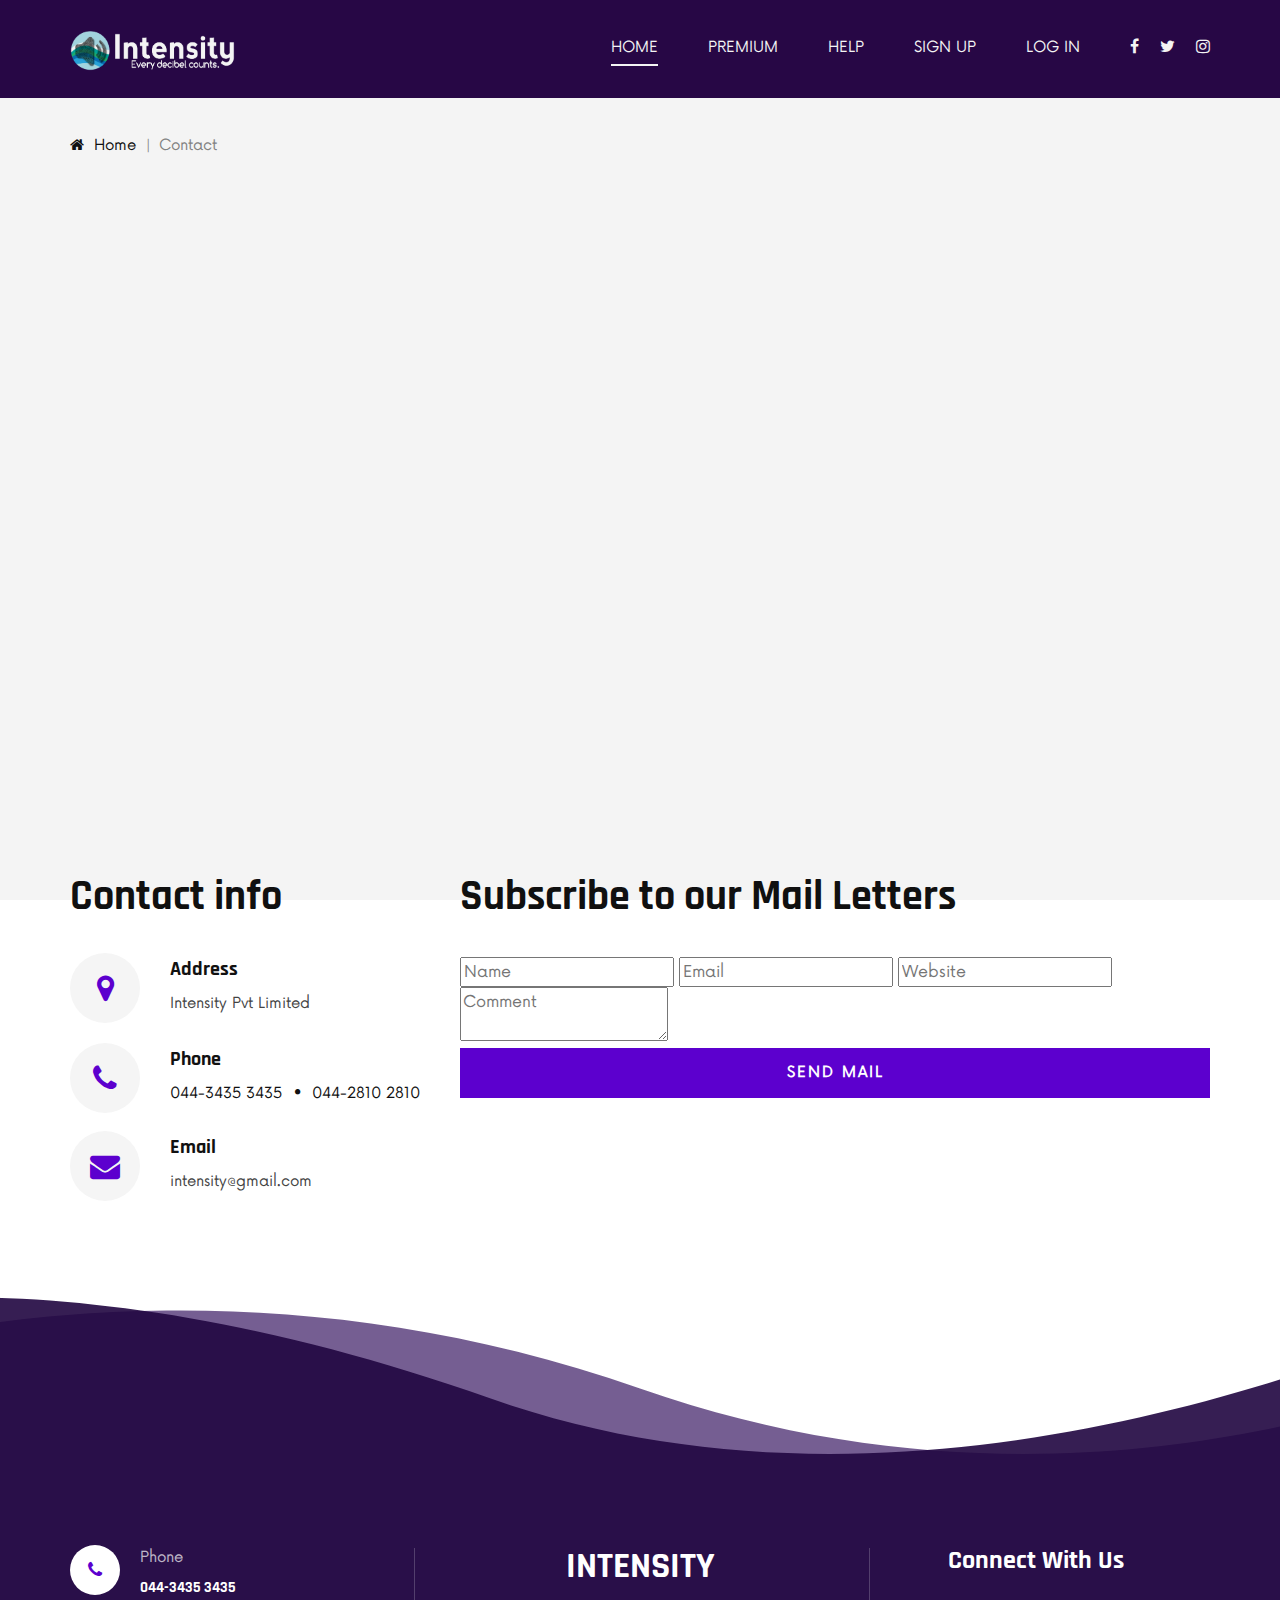
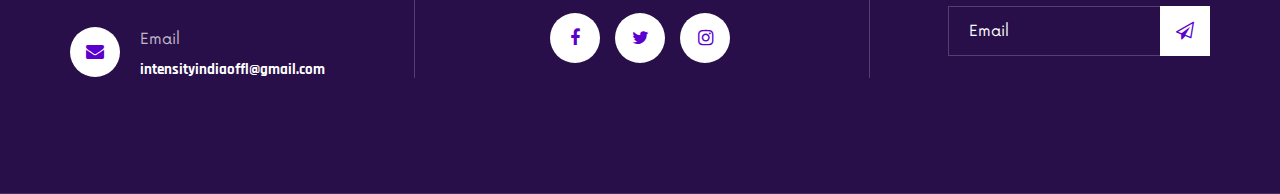
<file: contact.html>
<!DOCTYPE html>
<html lang="zxx">

<head>
    <meta charset="UTF-8">
    <meta name="description" content="DJoz Template">
    <meta name="keywords" content="DJoz, unica, creative, html">
    <meta name="viewport" content="width=device-width, initial-scale=1.0">
    <meta http-equiv="X-UA-Compatible" content="ie=edge">
    <title>Intensity - Help</title>

    <!-- Google Font -->
    <link href="https://fonts.googleapis.com/css2?family=Rajdhani:wght@400;500;600;700&display=swap" rel="stylesheet">

    <!-- Css Styles -->
    <link rel="stylesheet" href="css/bootstrap.min.css" type="text/css">
    <link rel="stylesheet" href="css/font-awesome.min.css" type="text/css">
    <link rel="stylesheet" href="css/barfiller.css" type="text/css">
    <link rel="stylesheet" href="css/nowfont.css" type="text/css">
    <link rel="stylesheet" href="css/rockville.css" type="text/css">
    <link rel="stylesheet" href="css/magnific-popup.css" type="text/css">
    <link rel="stylesheet" href="css/owl.carousel.min.css" type="text/css">
    <link rel="stylesheet" href="css/slicknav.min.css" type="text/css">
    <link rel="stylesheet" href="css/style.css" type="text/css">
</head>

<body>
    <!-- Page Preloder -->
    <div id="preloder">
        <div class="loader"></div>
    </div>

    <!-- Header Section Begin -->
    <header class="header header--normal">
        <div class="container">
            <div class="row">
                <div class="col-lg-2 col-md-2">
                    <div class="header__logo">
                        <a href="./index.html"><img src="img/logo1.PNG" alt=""></a>
                    </div>
                </div>
                <div class="col-lg-10 col-md-10">
                    <div class="header__nav">
                        <nav class="header__menu mobile-menu">
                          <ul>
                              <li class="active"><a href="./index.html">Home</a></li>
                              <li><a href="./about.html">Premium</a></li>
                              <li><a href="./help.html">Help</a></li>
                              <li><a href="./signup.html">Sign Up</a></li>
                              <li><a href="./login.html">Log In</a></li>

                          </ul>
                        </nav>
                        <div class="header__right__social">
                          <a href="https://www.facebook.com/intensity.india.3"target="_blank"><i class="fa fa-facebook"></i></a>
                          <a href="https://twitter.com/IntensityIndia" target="_blank"><i class="fa fa-twitter"></i></a>
                          <a href="https://www.instagram.com/intensityindia/" target="_blank"><i class="fa fa-instagram"></i></a>
                        </div>
                    </div>
                </div>
            </div>
            <div id="mobile-menu-wrap"></div>
        </div>
    </header>
    <!-- Header Section End -->

    <!-- Breadcrumb Begin -->
    <div class="breadcrumb-option">
        <div class="container">
            <div class="row">
                <div class="col-lg-12">
                    <div class="breadcrumb__links">
                        <a href="#"><i class="fa fa-home"></i> Home</a>
                        <span>Contact</span>
                    </div>
                </div>
            </div>
        </div>
    </div>
    <!-- Breadcrumb End -->

    <!-- Map Begin -->
    <div class="map">
        <div class="container">
        <iframe width="600" height="500" id="gmap_canvas" src="https://maps.google.com/maps?q=win%20technologies&t=&z=13&ie=UTF8&iwloc=&output=embed" frameborder="0" scrolling="no" marginheight="0" marginwidth="0"></iframe>
        </div>
    </div>
    <!-- Map End -->

    <!-- Contact Section Begin -->
    <section class="contact spad">
        <div class="container">
            <div class="row">
                <div class="col-lg-4">
                    <div class="contact__address">
                        <div class="section-title">
                            <h2>Contact info</h2><br>
                        </div>

                        <ul>
                            <li>
                                <i class="fa fa-map-marker"></i>
                                <h5>Address</h5>
                                <p>Intensity Pvt Limited</p>
                            </li>
                            <li>
                                <i class="fa fa-phone"></i>
                                <h5>Phone</h5>
                                <span>044-3435 3435</span>
                                <span>044-2810 2810</span>
                            </li>
                            <li>
                                <i class="fa fa-envelope"></i>
                                <h5>Email</h5>
                                <p>intensity@gmail.com</p>
                            </li>
                        </ul>
                    </div>
                </div>
                <div class="col-lg-8">
                    <div class="contact__form">
                        <div class="section-title">
                            <h2>Subscribe to our Mail Letters</h2><br>
                        </div>

                        <form action="#">
                            <div class="input__list">
                                <input type="text" placeholder="Name">
                                <input type="text" placeholder="Email">
                                <input type="text" placeholder="Website">
                            </div>
                            <textarea placeholder="Comment"></textarea>
                            <button type="submit" class="site-btn">SEND MAIL</button>
                        </form>
                    </div>
                </div>
            </div>
        </div>
    </section>
    <!-- Contact Section End -->

    <!-- Footer Section Begin -->
    <footer class="footer footer--normal spad set-bg" data-setbg="img/footer-bg.png">
        <div class="container">
            <div class="row">
                <div class="col-lg-3 col-md-6">
                    <div class="footer__address">
                        <ul>
                            <li>
                                <i class="fa fa-phone"></i>
                                <p>Phone</p>
                                <h6>044-3435 3435</h6>
                            </li>
                            <li>
                                <i class="fa fa-envelope"></i>
                                <p>Email</p>
                                <h6>intensityindiaoffl@gmail.com</h6>
                            </li>
                        </ul>
                    </div>
                </div>
                <div class="col-lg-4 offset-lg-1 col-md-6">
                    <div class="footer__social">
                        <h2>INTENSITY</h2>
                        <div class="footer__social__links">
                          <a href="https://www.facebook.com/intensity.india.3"target="_blank"><i class="fa fa-facebook"></i></a>
                          <a href="https://twitter.com/IntensityIndia" target="_blank"><i class="fa fa-twitter"></i></a>
                          <a href="https://www.instagram.com/intensityindia/" target="_blank"><i class="fa fa-instagram"></i></a>

                        </div>
                    </div>
                </div>
                <div class="col-lg-3 offset-lg-1 col-md-6">
                    <div class="footer__newslatter">
                        <h4>Connect With Us</h4>
                        <form action="#">
                            <input type="text" placeholder="Email">
                            <button type="submit"><i class="fa fa-send-o"></i></button>
                        </form>
                    </div>
                </div>
            </div>
        </div>
    </footer>
    <!-- Footer Section End -->

    <!-- Js Plugins -->
    <script src="js/jquery-3.3.1.min.js"></script>
    <script src="js/bootstrap.min.js"></script>
    <script src="js/jquery.magnific-popup.min.js"></script>
    <script src="js/jquery.nicescroll.min.js"></script>
    <script src="js/jquery.barfiller.js"></script>
    <script src="js/jquery.countdown.min.js"></script>
    <script src="js/jquery.slicknav.js"></script>
    <script src="js/owl.carousel.min.js"></script>
    <script src="js/main.js"></script>

    <!-- Music Plugin -->
    <script src="js/jquery.jplayer.min.js"></script>
    <script src="js/jplayerInit.js"></script>
</body>

</html>
</file>
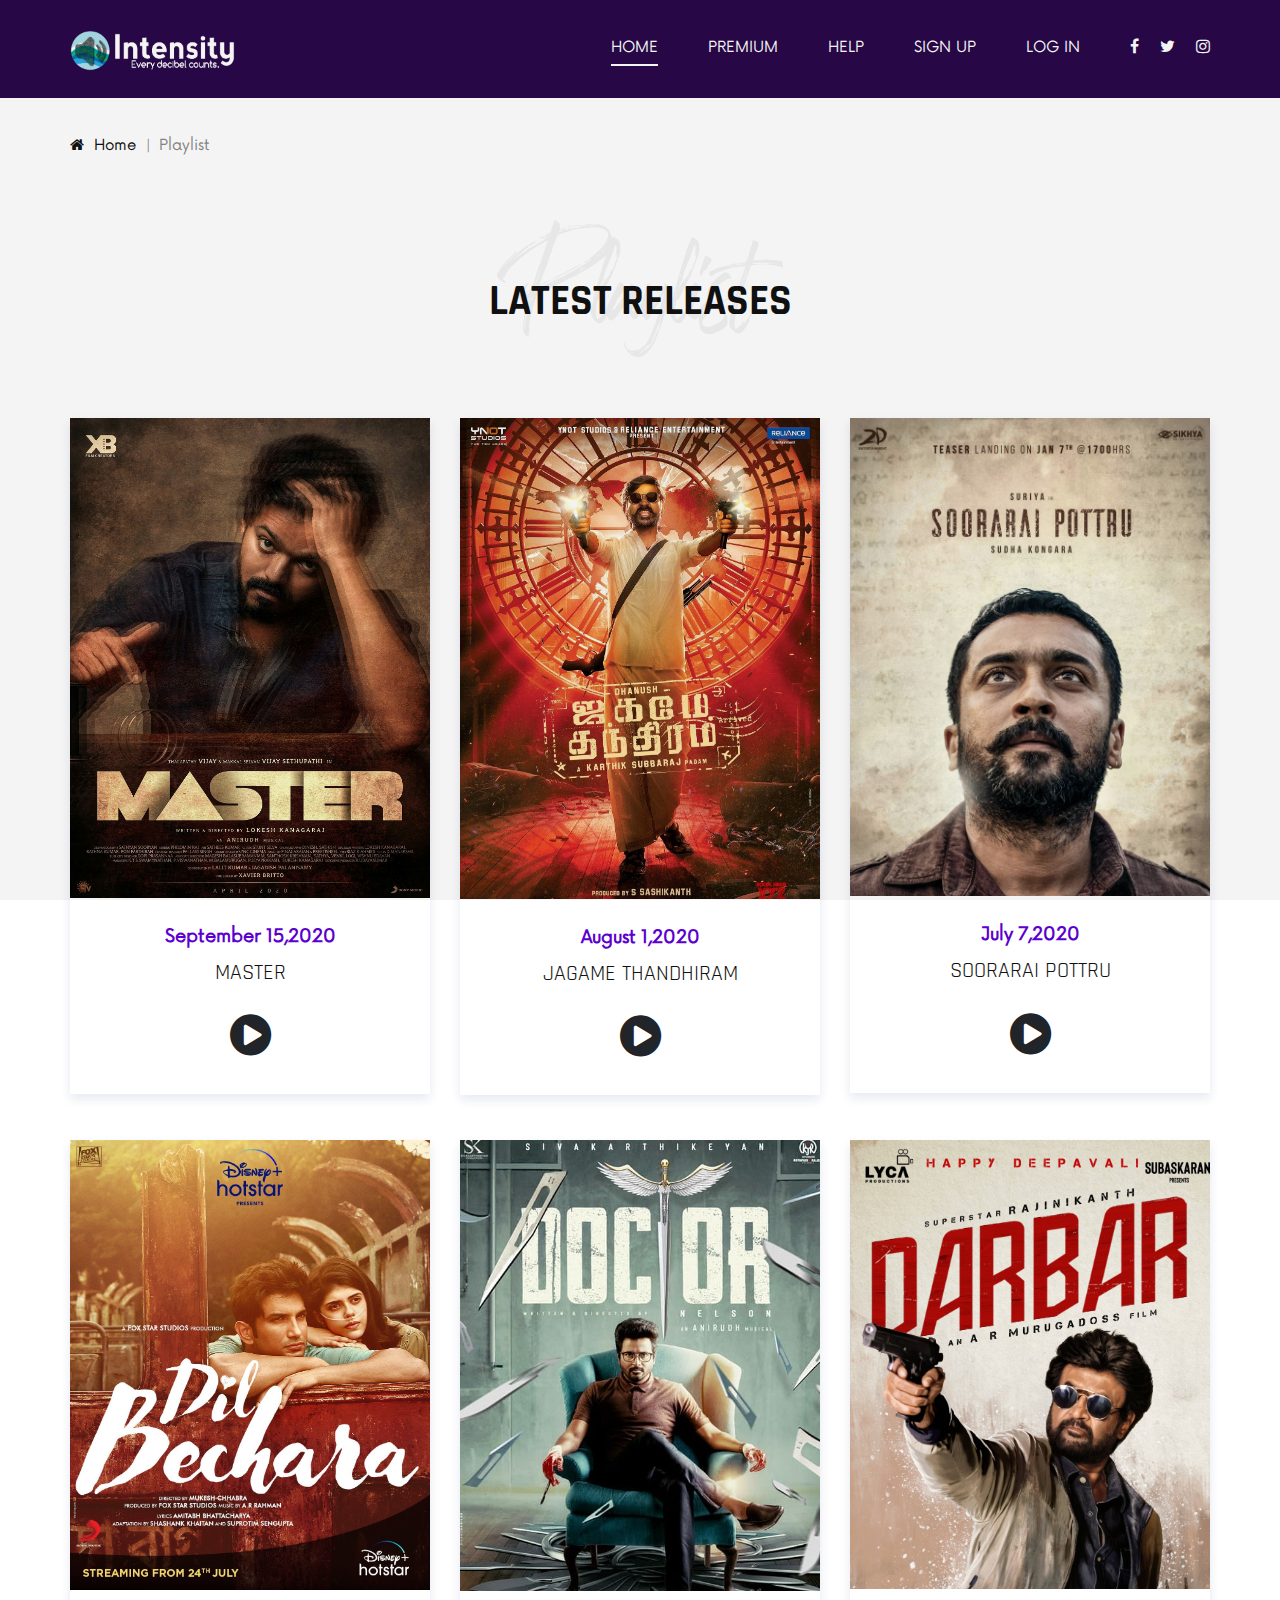
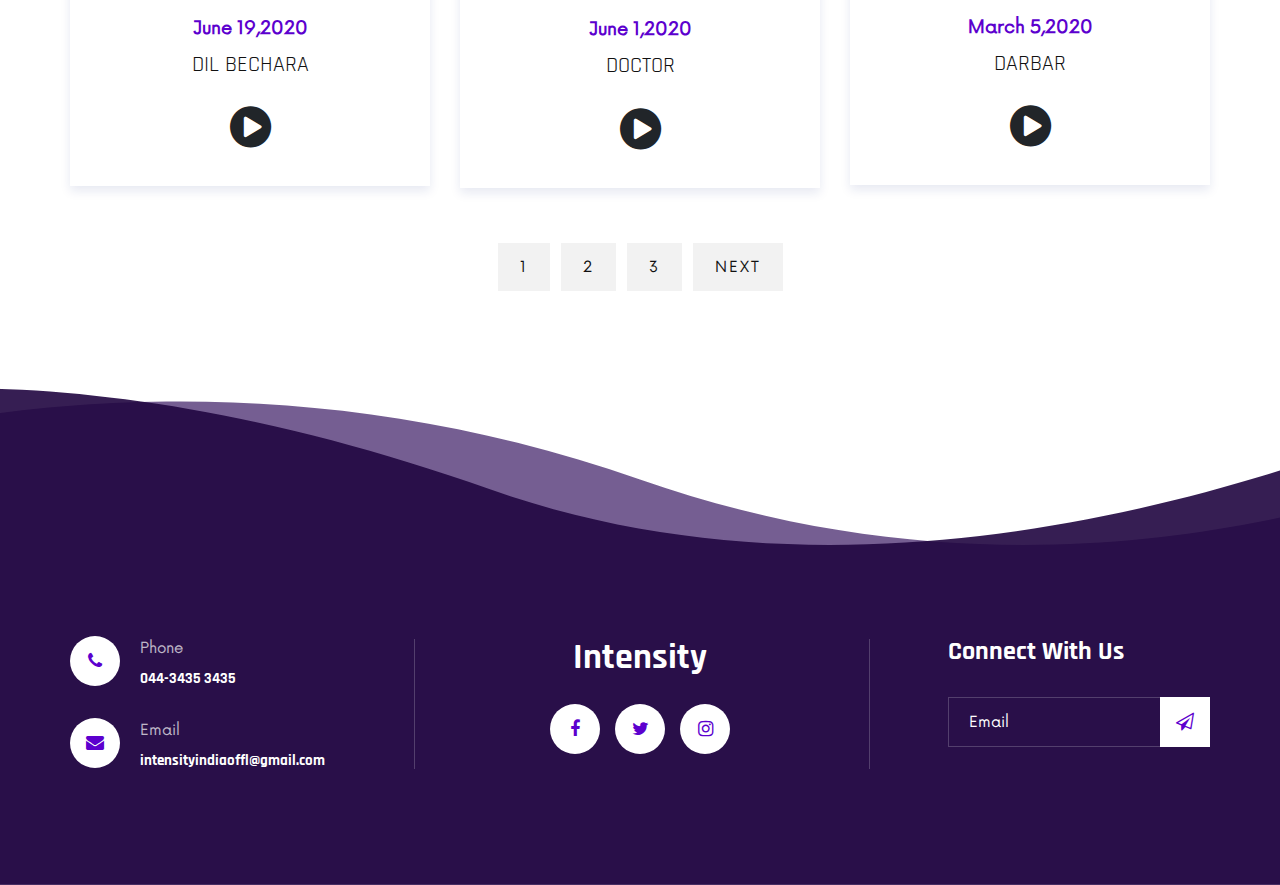
<file: discography.html>
<!DOCTYPE html>
<html lang="zxx">

<head>
    <meta charset="UTF-8">
    <meta name="description" content="DJoz Template">
    <meta name="keywords" content="DJoz, unica, creative, html">
    <meta name="viewport" content="width=device-width, initial-scale=1.0">
    <meta http-equiv="X-UA-Compatible" content="ie=edge">
    <title>Intensity | Playlist</title>

    <!-- Google Font -->
    <link href="https://fonts.googleapis.com/css2?family=Rajdhani:wght@400;500;600;700&display=swap" rel="stylesheet">

    <!-- Css Styles -->
    <link rel="stylesheet" href="css/bootstrap.min.css" type="text/css">
    <link rel="stylesheet" href="css/font-awesome.min.css" type="text/css">
    <link rel="stylesheet" href="css/barfiller.css" type="text/css">
    <link rel="stylesheet" href="css/nowfont.css" type="text/css">
    <link rel="stylesheet" href="css/rockville.css" type="text/css">
    <link rel="stylesheet" href="css/magnific-popup.css" type="text/css">
    <link rel="stylesheet" href="css/owl.carousel.min.css" type="text/css">
    <link rel="stylesheet" href="css/slicknav.min.css" type="text/css">
    <link rel="stylesheet" href="css/style.css" type="text/css">
</head>

<body>
    <!-- Page Preloder -->
    <div id="preloder">
        <div class="loader"></div>
    </div>

    <!-- Header Section Begin -->
    <header class="header header--normal">
        <div class="container">
            <div class="row">
                <div class="col-lg-2 col-md-2">
                    <div class="header__logo">
                        <a href="./index.html"><img src="img/logo1.PNG" alt=""></a>
                    </div>
                </div>
                <div class="col-lg-10 col-md-10">
                    <div class="header__nav">
                        <nav class="header__menu mobile-menu">
                            <ul>
                              <ul>
                                  <li class="active"><a href="./index.html">Home</a></li>
                                  <li><a href="#">Premium</a></li>
                                  <li><a href="./contact.html">Help</a></li>
                                  <li><a href="./signup.html">Sign Up</a></li>
                                  <li><a href="./login.html">Log In</a></li>
                              </ul>
                            </ul>
                        </nav>
                        <div class="header__right__social">
                          <a href="https://www.facebook.com/intensity.india.3"target="_blank"><i class="fa fa-facebook"></i></a>
                          <a href="https://twitter.com/IntensityIndia" target="_blank"><i class="fa fa-twitter"></i></a>
                          <a href="https://www.instagram.com/intensityindia/" target="_blank"><i class="fa fa-instagram"></i></a>
                        </div>
                    </div>
                </div>
            </div>
            <div id="mobile-menu-wrap"></div>
        </div>
    </header>
    <!-- Header Section End -->

    <!-- Breadcrumb Begin -->
    <div class="breadcrumb-option">
        <div class="container">
            <div class="row">
                <div class="col-lg-12">
                    <div class="breadcrumb__links">
                        <a href="#"><i class="fa fa-home"></i> Home</a>
                        <span>Playlist</span>
                    </div>
                </div>
            </div>
        </div>
    </div>
    <!-- Breadcrumb End -->

    <!-- Discography Section Begin -->
    <section class="discography spad">
        <div class="container">
            <div class="row">
                <div class="col-lg-12">
                    <div class="section-title center-title">
                        <h2>Latest Releases</h2>
                        <h1>Playlist</h1>
                    </div>
                </div>
            </div>
            <div class="row">
                <div class="col-lg-4 col-md-6 col-sm-6">
                    <div class="discography__item">
                        <div class="discography__item__pic">
                            <img src="img/discography/disco-1.jpg" alt="">
                        </div>
                        <div class="discography__item__text">
                          <span>September 15,2020</span>
                            <h4>Master</h4>
                              <i class="fa fa-play-circle fa-3x"></i>
                        </div>
                    </div>
                </div>
                <div class="col-lg-4 col-md-6 col-sm-6">
                    <div class="discography__item">
                        <div class="discography__item__pic">
                            <img src="img/discography/disco-2.jpg" alt="">
                        </div>
                        <div class="discography__item__text">
                            <span>August 1,2020</span>
                            <h4>Jagame Thandhiram</h4>
                              <i class="fa fa-play-circle fa-3x"></i>
                        </div>
                    </div>
                </div>
                <div class="col-lg-4 col-md-6 col-sm-6">
                    <div class="discography__item">
                        <div class="discography__item__pic">
                            <img src="img/discography/disco-3.jpg" alt="">
                        </div>
                        <div class="discography__item__text">
                          <span>July 7,2020</span>
                          <h4>Soorarai Pottru</h4>
                            <i class="fa fa-play-circle fa-3x"></i>
                        </div>
                    </div>
                </div>
                <div class="col-lg-4 col-md-6 col-sm-6">
                    <div class="discography__item">
                        <div class="discography__item__pic">
                            <img src="img/discography/disco-4.jpg" alt="">
                        </div>
                        <div class="discography__item__text">
                          <span>June 19,2020</span>
                          <h4>Dil Bechara</h4>
                            <i class="fa fa-play-circle fa-3x"></i>
                        </div>
                    </div>
                </div>
                <div class="col-lg-4 col-md-6 col-sm-6">
                    <div class="discography__item">
                        <div class="discography__item__pic">
                            <img src="img/discography/disco-5.jpg" alt="">
                        </div>
                        <div class="discography__item__text">
                          <span>June 1,2020</span>
                          <h4>Doctor</h4>
                            <i class="fa fa-play-circle fa-3x"></i>
                        </div>
                    </div>
                </div>
                <div class="col-lg-4 col-md-6 col-sm-6">
                    <div class="discography__item">
                        <div class="discography__item__pic">
                            <img src="img/discography/disco-6.jpg" alt="">
                        </div>
                        <div class="discography__item__text">
                          <span>March 5,2020</span>
                          <h4>Darbar</h4>
                            <i class="fa fa-play-circle fa-3x"></i>
                        </div>
                    </div>
                </div>
                <div class="col-lg-12">
                    <div class="pagination__links">
                        <a href="#">1</a>
                        <a href="#">2</a>
                        <a href="#">3</a>
                        <a href="#">Next</a>
                    </div>
                </div>
            </div>
        </div>
    </section>
    <!-- Discography Section End -->

    <!-- Footer Section Begin -->
    <footer class="footer footer--normal spad set-bg" data-setbg="img/footer-bg.png">
        <div class="container">
            <div class="row">
                <div class="col-lg-3 col-md-6">
                    <div class="footer__address">
                        <ul>
                            <li>
                                <i class="fa fa-phone"></i>
                                <p>Phone</p>
                                <h6>044-3435 3435</h6>
                            </li>
                            <li>
                                <i class="fa fa-envelope"></i>
                                <p>Email</p>
                                <h6>intensityindiaoffl@gmail.com</h6>
                            </li>
                        </ul>
                    </div>
                </div>
                <div class="col-lg-4 offset-lg-1 col-md-6">
                    <div class="footer__social">
                        <h2>Intensity</h2>
                        <div class="footer__social__links">
                          <a href="https://www.facebook.com/intensity.india.3"target="_blank"><i class="fa fa-facebook"></i></a>
                          <a href="https://twitter.com/IntensityIndia" target="_blank"><i class="fa fa-twitter"></i></a>
                          <a href="https://www.instagram.com/intensityindia/" target="_blank"><i class="fa fa-instagram"></i></a>
                        </div>
                    </div>
                </div>
                <div class="col-lg-3 offset-lg-1 col-md-6">
                    <div class="footer__newslatter">
                        <h4>Connect With Us</h4>
                        <form action="#">
                            <input type="text" placeholder="Email">
                            <button type="submit"><i class="fa fa-send-o"></i></button>
                        </form>
                    </div>
                </div>
            </div>
        </div>
    </footer>
    <!-- Footer Section End -->

    <!-- Js Plugins -->
    <script src="js/jquery-3.3.1.min.js"></script>
    <script src="js/bootstrap.min.js"></script>
    <script src="js/jquery.magnific-popup.min.js"></script>
    <script src="js/jquery.nicescroll.min.js"></script>
    <script src="js/jquery.barfiller.js"></script>
    <script src="js/jquery.countdown.min.js"></script>
    <script src="js/jquery.slicknav.js"></script>
    <script src="js/owl.carousel.min.js"></script>
    <script src="js/main.js"></script>

    <!-- Music Plugin -->
    <script src="js/jquery.jplayer.min.js"></script>
    <script src="js/jplayerInit.js"></script>
</body>

</html>
</file>
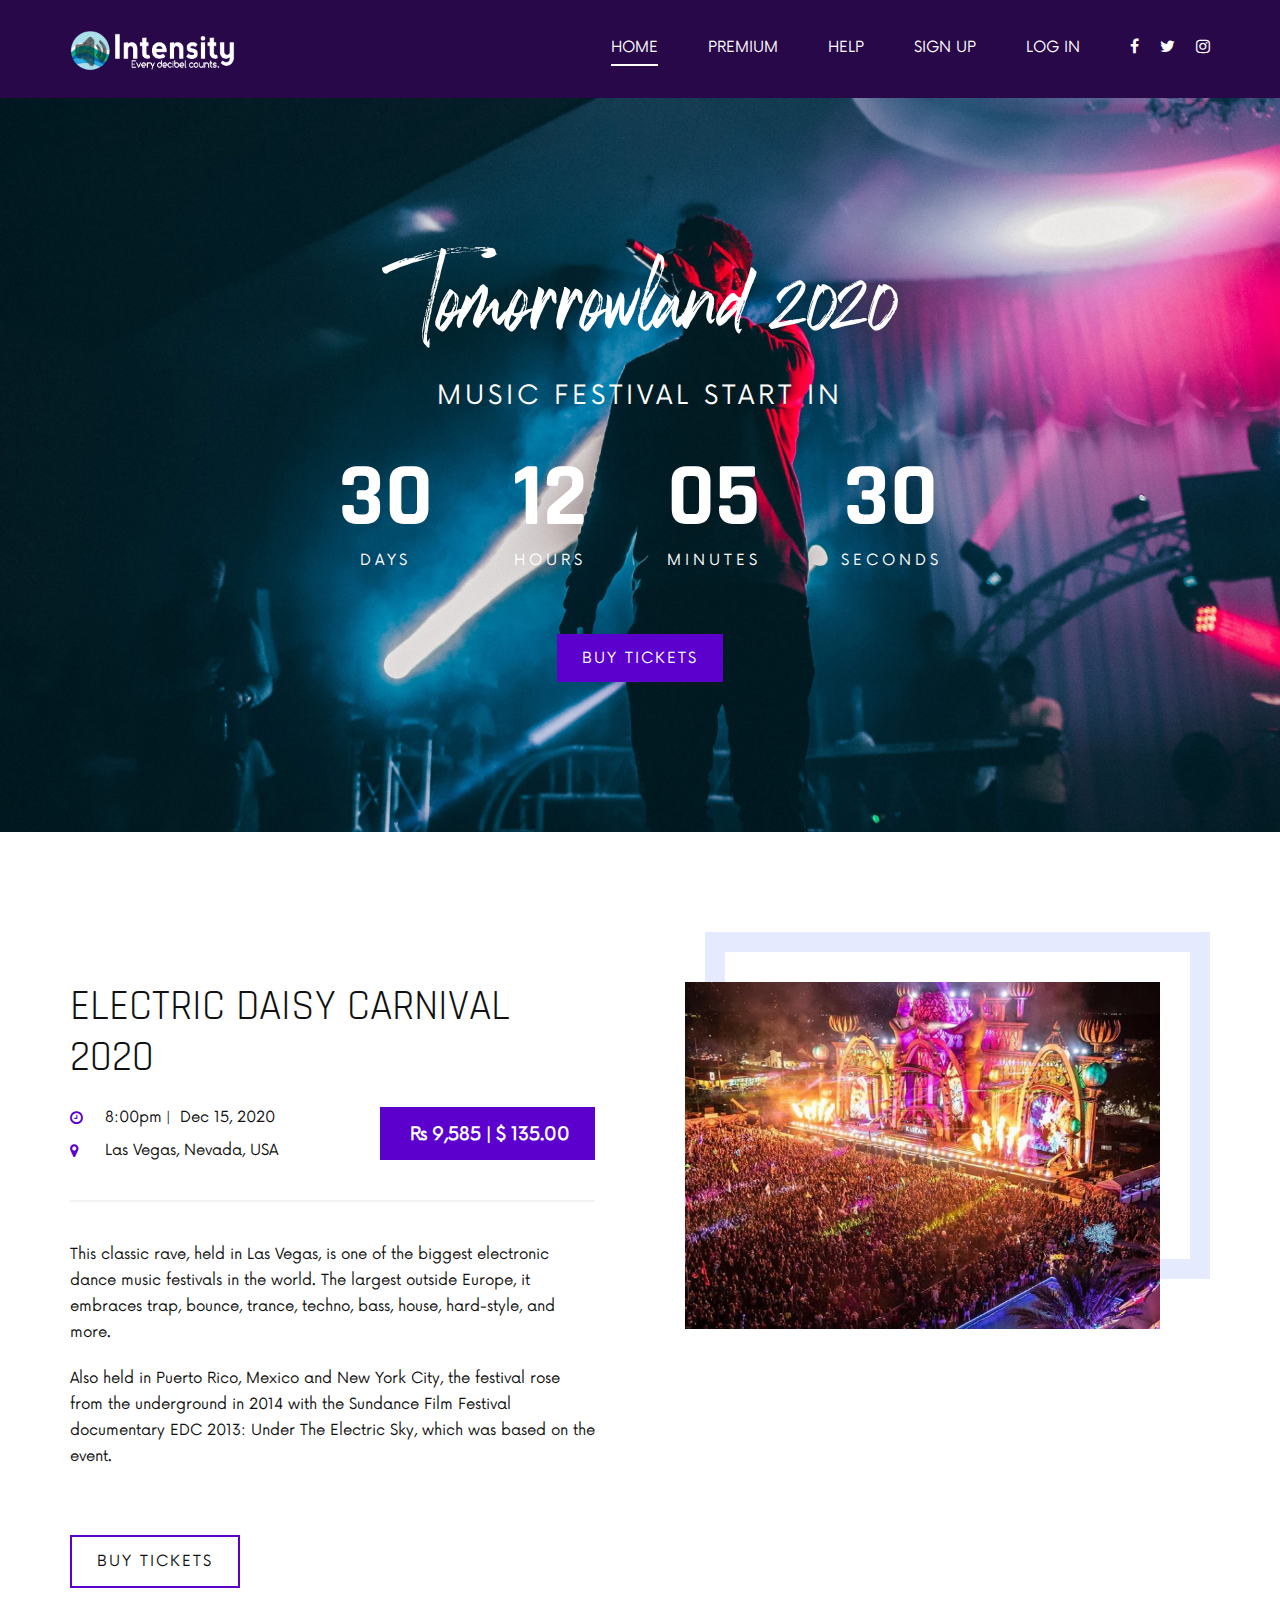
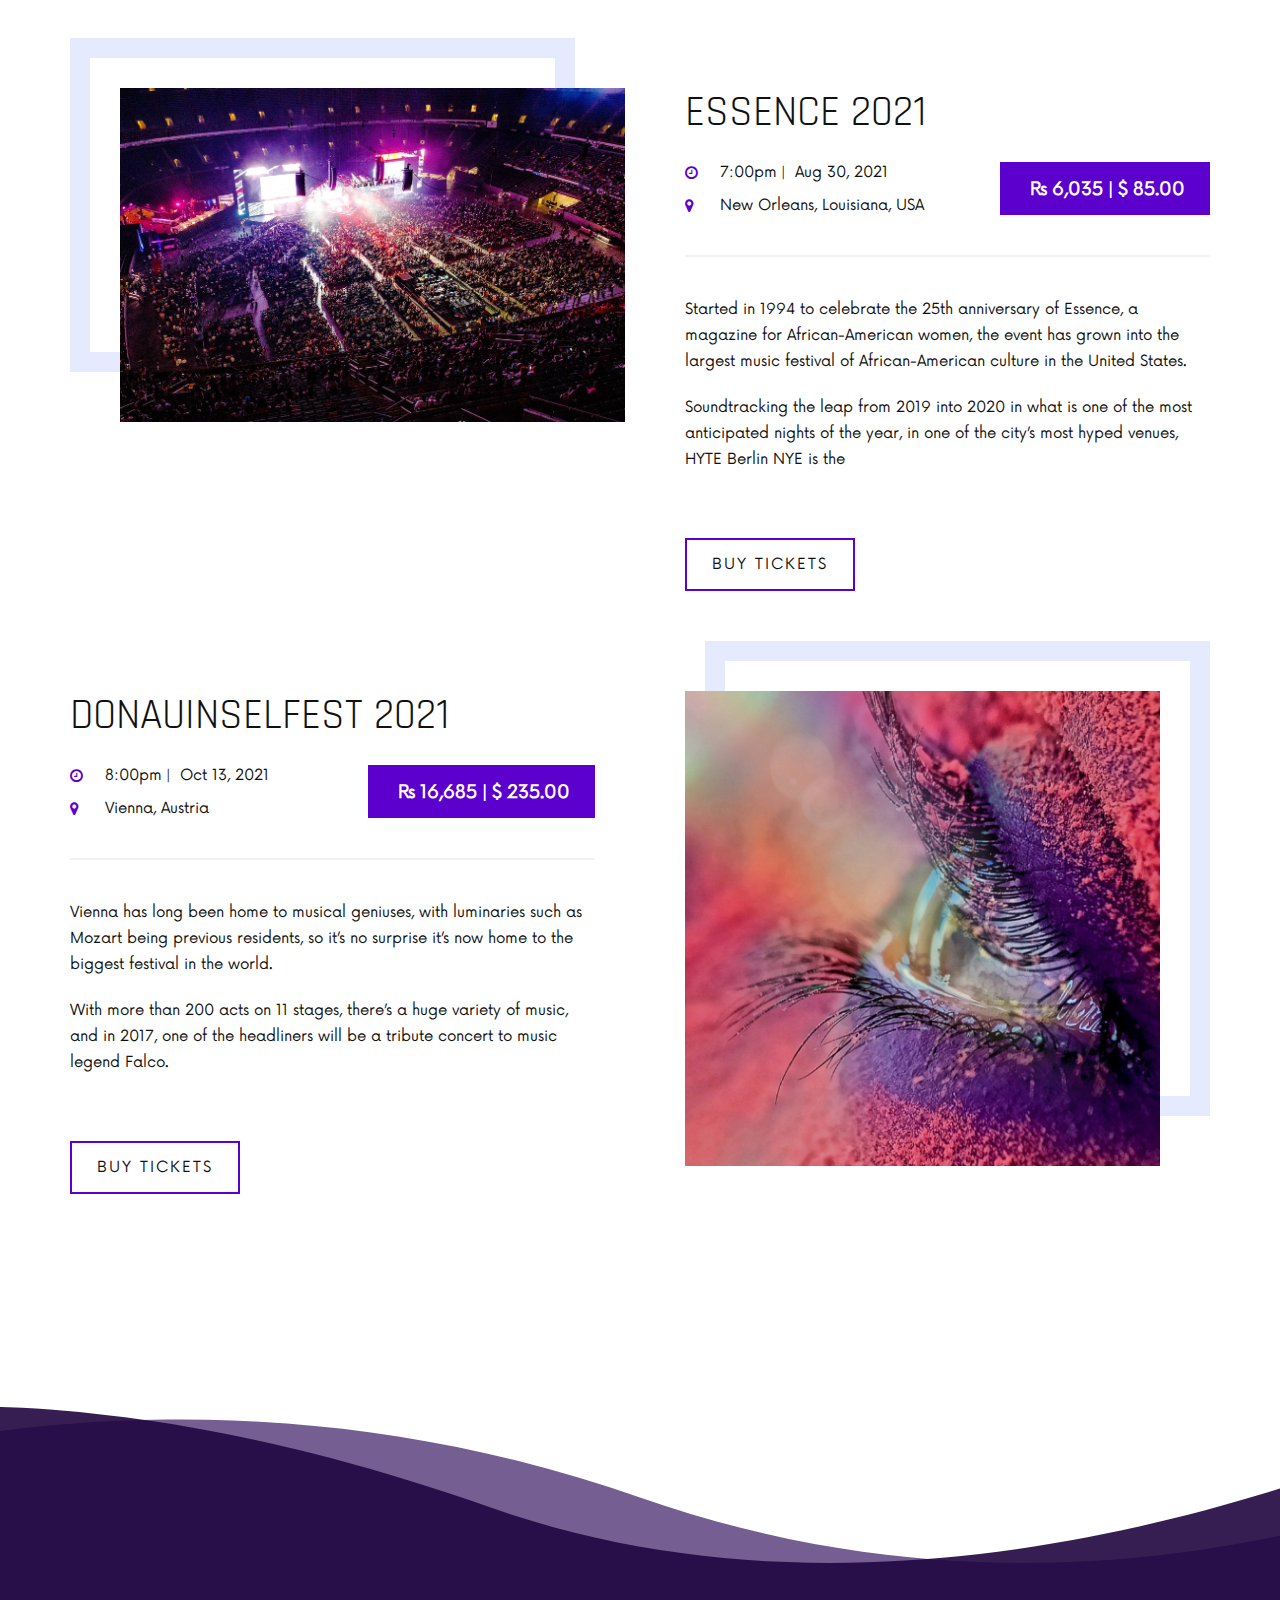
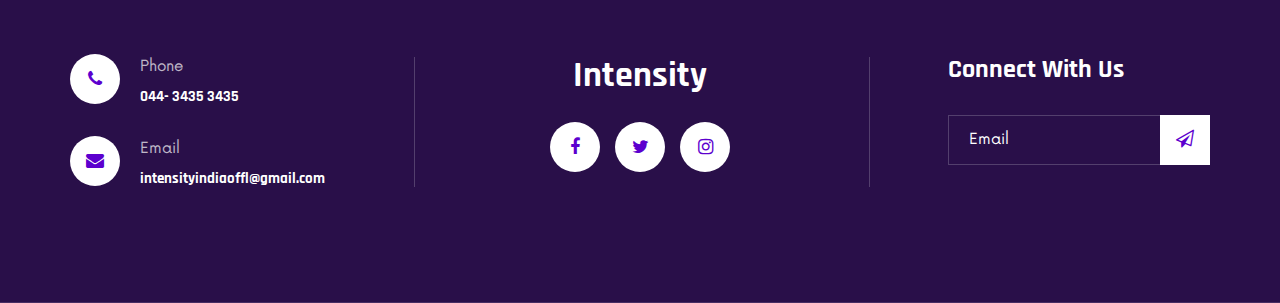
<file: tours.html>
<!DOCTYPE html>
<html lang="zxx">

<head>
    <meta charset="UTF-8">
    <meta name="description" content="DJoz Template">
    <meta name="keywords" content="DJoz, unica, creative, html">
    <meta name="viewport" content="width=device-width, initial-scale=1.0">
    <meta http-equiv="X-UA-Compatible" content="ie=edge">
    <title>Intensity | Festivals</title>

    <!-- Google Font -->
    <link href="https://fonts.googleapis.com/css2?family=Rajdhani:wght@400;500;600;700&display=swap" rel="stylesheet">

    <!-- Css Styles -->
    <link rel="stylesheet" href="css/bootstrap.min.css" type="text/css">
    <link rel="stylesheet" href="css/font-awesome.min.css" type="text/css">
    <link rel="stylesheet" href="css/barfiller.css" type="text/css">
    <link rel="stylesheet" href="css/nowfont.css" type="text/css">
    <link rel="stylesheet" href="css/rockville.css" type="text/css">
    <link rel="stylesheet" href="css/magnific-popup.css" type="text/css">
    <link rel="stylesheet" href="css/owl.carousel.min.css" type="text/css">
    <link rel="stylesheet" href="css/slicknav.min.css" type="text/css">
    <link rel="stylesheet" href="css/style.css" type="text/css">
</head>

<body>
    <!-- Page Preloder -->
    <div id="preloder">
        <div class="loader"></div>
    </div>

    <!-- Header Section Begin -->
    <header class="header header--normal">
        <div class="container">
            <div class="row">
                <div class="col-lg-2 col-md-2">
                    <div class="header__logo">
                        <a href="./index.html"><img src="img/logo1.PNG" alt=""></a>
                    </div>
                </div>
                <div class="col-lg-10 col-md-10">
                    <div class="header__nav">
                        <nav class="header__menu mobile-menu">
                          <ul>
                              <li class="active"><a href="./index.html">Home</a></li>
                              <li><a href="#">Premium</a></li>
                              <li><a href="./contact.html">Help</a></li>
                              <li><a href="./signup.html">Sign Up</a></li>
                              <li><a href="./login.html">Log In</a></li>

                          </ul>
                        </nav>
                        <div class="header__right__social">
                          <a href="https://www.facebook.com/intensity.india.3"target="_blank"><i class="fa fa-facebook"></i></a>
                        <a href="https://twitter.com/IntensityIndia" target="_blank"><i class="fa fa-twitter"></i></a>
                        <a href="https://www.instagram.com/intensityindia/" target="_blank"><i class="fa fa-instagram"></i></a>
                        </div>
                    </div>
                </div>
            </div>
            <div id="mobile-menu-wrap"></div>
        </div>
    </header>
    <!-- Header Section End -->

    <!-- Countdown Section Begin -->
    <section class="countdown countdown--page spad set-bg" data-setbg="img/countdown-bg.jpg">
        <div class="container">
            <div class="row">
                <div class="col-lg-12">
                    <div class="countdown__text">
                        <h1>Tomorrowland 2020</h1>
                        <h4>Music festival start in</h4>
                    </div>
                    <div class="countdown__timer" id="countdown-time">
                        <div class="countdown__item">
                            <span>20</span>
                            <p>days</p>
                        </div>
                        <div class="countdown__item">
                            <span>45</span>
                            <p>hours</p>
                        </div>
                        <div class="countdown__item">
                            <span>18</span>
                            <p>minutes</p>
                        </div>
                        <div class="countdown__item">
                            <span>09</span>
                            <p>seconds</p>
                        </div>
                    </div>
                    <div class="buy__tickets">
                        <a href="#" class="primary-btn">Buy tickets</a>
                    </div>
                </div>
            </div>
        </div>
    </section>
    <!-- Countdown Section End -->

    <!-- Tours Section Begin -->
    <section class="tours spad">
        <div class="container">
            <div class="row">
                <div class="col-lg-6 order-lg-1">
                    <div class="tours__item__text">
                        <h2> Electric Daisy Carnival 2020</h2>
                        <div class="tours__text__widget">
                            <ul>
                                <li>
                                    <i class="fa fa-clock-o"></i>
                                    <span>8:00pm</span>
                                    <span>Dec 15, 2020</span>
                                </li>
                                <li>
                                    <i class="fa fa-map-marker"></i>
                                    Las Vegas, Nevada, USA
                                </li>
                            </ul>
                            <div class="price">Rs 9,585 | $ 135.00</div>
                        </div>
                        <div class="tours__text__desc">
                            <p>This classic rave, held in Las Vegas, is one of the biggest electronic dance music festivals in the world. The largest outside Europe, it embraces trap, bounce, trance, techno, bass, house, hard-style, and more.
                            </p>
                            <p>Also held in Puerto Rico, Mexico and New York City, the festival rose from the underground in 2014 with the Sundance Film Festival documentary EDC 2013: Under The Electric Sky, which was based on the event.</p>
                        </div>
                        <a href="https://lasvegas.electricdaisycarnival.com/" target="_blank" class="primary-btn border-btn">Buy tickets</a>
                    </div>
                </div>
                <div class="col-lg-6 order-lg-2">
                    <div class="tours__item__pic">
                        <img src="img/tours/tour-1.png" alt="">
                    </div>
                </div>
                <div class="col-lg-6 order-lg-4">
                    <div class="tours__item__text tours__item__text--right">
                        <h2>Essence 2021</h2>
                        <div class="tours__text__widget">
                            <ul>
                                <li>
                                    <i class="fa fa-clock-o"></i>
                                    <span>7:00pm</span>
                                    <span>Aug 30, 2021</span>
                                </li>
                                <li>
                                    <i class="fa fa-map-marker"></i>
                                    New Orleans, Louisiana, USA
                                </li>
                            </ul>
                            <div class="price">Rs 6,035 | $ 85.00</div>
                        </div>
                        <div class="tours__text__desc">
                            <p>Started in 1994 to celebrate the 25th anniversary of Essence, a magazine for African-American women, the event has grown into the largest music festival of African-American culture in the United States.</p>
                            <p>Soundtracking the leap from 2019 into 2020 in what is one of the most anticipated nights
                                of the year, in one of the city’s most hyped venues, HYTE Berlin NYE is the</p>
                        </div>
                        <a href="https://www.essence.com/essence-festival-2020-unstoppable-june-25-28-july-2-5-virtual-edition/" target="_blank" class="primary-btn border-btn">Buy tickets</a>
                    </div>
                </div>
                <div class="col-lg-6 order-lg-3">
                    <div class="tours__item__pic tours__item__pic--left">
                        <img src="img/tours/tour-2.jpg" alt="">
                    </div>
                </div>
                <div class="col-lg-6 order-lg-5">
                    <div class="tours__item__text">
                        <h2>Donauinselfest 2021</h2>
                        <div class="tours__text__widget">
                            <ul>
                                <li>
                                    <i class="fa fa-clock-o"></i>
                                    <span>8:00pm</span>
                                    <span>Oct 13, 2021</span>
                                </li>
                                <li>
                                    <i class="fa fa-map-marker"></i>
                                  Vienna, Austria
                                </li>
                            </ul>
                            <div class="price">Rs 16,685 | $ 235.00</div>
                        </div>
                        <div class="tours__text__desc">
                            <p>Vienna has long been home to musical geniuses, with luminaries such as Mozart being previous residents, so it’s no surprise it’s now home to the biggest festival in the world.</p>
                            <p>With more than 200 acts on 11 stages, there’s a huge variety of music, and in 2017, one of the headliners will be a tribute concert to music legend Falco.</p>
                        </div>
                        <a href="https://donauinselfest.at/?nofade" target="_blank" class="primary-btn border-btn">Buy tickets</a>
                    </div>
                </div>
                <div class="col-lg-6 order-lg-6">
                    <div class="tours__item__pic tours__item__pic--last">
                        <img src="img/tours/tour-3.jpg" alt="">
                    </div>
                </div>
            </div>
        </div>
    </section>
    <!-- Tours Section End -->

    <!-- Footer Section Begin -->
    <footer class="footer footer--normal spad set-bg" data-setbg="img/footer-bg.png">
        <div class="container">
            <div class="row">
                <div class="col-lg-3 col-md-6">
                    <div class="footer__address">
                        <ul>
                            <li>
                                <i class="fa fa-phone"></i>
                                <p>Phone</p>
                                <h6>044- 3435 3435</h6>
                            </li>
                            <li>
                                <i class="fa fa-envelope"></i>
                                <p>Email</p>
                                <h6>intensityindiaoffl@gmail.com</h6>
                            </li>
                        </ul>
                    </div>
                </div>
                <div class="col-lg-4 offset-lg-1 col-md-6">
                    <div class="footer__social">
                        <h2>Intensity</h2>
                        <div class="footer__social__links">
                            <a href="https://www.facebook.com/intensity.india.3"target="_blank"><i class="fa fa-facebook"></i></a>
                            <a href="https://twitter.com/IntensityIndia" target="_blank"><i class="fa fa-twitter"></i></a>
                            <a href="https://www.instagram.com/intensityindia/" target="_blank"><i class="fa fa-instagram"></i></a>
                        </div>
                    </div>
                </div>
                <div class="col-lg-3 offset-lg-1 col-md-6">
                    <div class="footer__newslatter">
                        <h4>Connect With Us</h4>
                        <form action="#">
                            <input type="text" placeholder="Email">
                            <button type="submit"><i class="fa fa-send-o"></i></button>
                        </form>
                    </div>
                </div>
            </div>
        </div>
    </footer>
    <!-- Footer Section End -->

    <!-- Js Plugins -->
    <script src="js/jquery-3.3.1.min.js"></script>
    <script src="js/bootstrap.min.js"></script>
    <script src="js/jquery.magnific-popup.min.js"></script>
    <script src="js/jquery.nicescroll.min.js"></script>
    <script src="js/jquery.barfiller.js"></script>
    <script src="js/jquery.countdown.min.js"></script>
    <script src="js/jquery.slicknav.js"></script>
    <script src="js/owl.carousel.min.js"></script>
    <script src="js/main.js"></script>

    <!-- Music Plugin -->
    <script src="js/jquery.jplayer.min.js"></script>
    <script src="js/jplayerInit.js"></script>
</body>

</html>
</file>
<file: css/barfiller.css>
.barfiller {
    width:100%;
    height:12px;
    background:#fcfcfc;
    border:1px solid #ccc;
    position:relative;
    margin-bottom:20px;
    box-shadow: inset 1px 4px 9px -6px rgba(0,0,0,.5); 
    -moz-box-shadow: inset 1px 4px 9px -6px rgba(0,0,0,.5); 
}

.barfiller .fill {
    display:block;
    position:relative;
    width:0px;
    height:100%;
    background:#333;
    z-index:1;
}

.barfiller .tipWrap {
    display:none;
}

.barfiller .tip {
    margin-top:-30px;
    padding:2px 4px;
    font-size:11px;
    color:#fff;
    left:0px;
    position:absolute;
    z-index:2;
    background: #333;
} 

.barfiller .tip:after {
    border:solid;
    border-color:rgba(0,0,0,.8) transparent;
    border-width:6px 6px 0 6px;
    content:"";
    display:block;
    position:absolute;
    left:9px;
    top:100%;
    z-index:9
}
</file>
<file: css/nowfont.css>
/* #### Generated By: http://www.cufonfonts.com #### */

@font-face {
font-family: 'Now Regular';
font-style: normal;
font-weight: normal;
src: local('Now Regular'), url('../fonts/Now-Regular.woff') format('woff');
}


@font-face {
font-family: 'Now Thin';
font-style: normal;
font-weight: normal;
src: local('Now Thin'), url('../fonts/Now-Thin.woff') format('woff');
}


@font-face {
font-family: 'Now Light';
font-style: normal;
font-weight: normal;
src: local('Now Light'), url('../fonts/Now-Light.woff') format('woff');
}


@font-face {
font-family: 'Now Medium';
font-style: normal;
font-weight: normal;
src: local('Now Medium'), url('../fonts/Now-Medium.woff') format('woff');
}


@font-face {
font-family: 'Now Bold';
font-style: normal;
font-weight: normal;
src: local('Now Bold'), url('../fonts/Now-Bold.woff') format('woff');
}


@font-face {
font-family: 'Now Black';
font-style: normal;
font-weight: normal;
src: local('Now Black'), url('../fonts/Now-Black.woff') format('woff');
}
</file>
<file: css/rockville.css>
@font-face {
font-family: 'Rockville Solid Regular';
font-style: normal;
font-weight: normal;
src: local('Rockville Solid Regular'), url('../fonts/Rockville Solid.woff') format('woff');
}
</file>
<file: css/style.css>
html,
body {
	height: 100%;
	font-family: "Now Regular";
	-webkit-font-smoothing: antialiased;
}

h1,
h2,
h3,
h4,
h5,
h6 {
	margin: 0;
	color: white;
	font-weight: 400;
	font-family: "Rajdhani", sans-serif;
}

h1 {
	font-size: 60px;
}

h2 {
	font-size: 36px;
}

h3 {
	font-size: 30px;
}

h4 {
	font-size: 24px;
}

h5 {
	font-size: 18px;
}

h6 {
	font-size: 16px;
}

p {
	font-size: 15px;
	font-family: "Now Regular";
	color: #444444;
	font-weight: 400;
	line-height: 26px;
	margin: 0 0 15px 0;
}

img {
	max-width: 100%;
}

input:focus,
select:focus,
button:focus,
textarea:focus {
	outline: none;
}

a:hover,
a:focus {
	text-decoration: none;
	outline: none;
	color: #ffffff;
}

ul,
ol {
	padding: 0;
	margin: 0;
}

/*---------------------
  Helper CSS
-----------------------*/

.section-title {
	margin-bottom: 40px;
	position: relative;
	z-index: 1;
}

.section-title.center-title {
	text-align: center;
}

.section-title h2 {
	font-size: 42px;
	color: #111111;
	font-weight: 700;
	text-transform: uppercase;
}

.section-title h1 {
	font-size: 100px;
	color: #f2f2f2;
	font-family: "Rockville Solid Regular";
	position: absolute;
	left: 0;
	top: -45px;
	width: 100%;
	z-index: -1;
}

.set-bg {
	background-repeat: no-repeat;
	background-size: cover;
	background-position: top center;
}

.spad {
	padding-top: 100px;
	padding-bottom: 100px;
}

.text-white h1,
.text-white h2,
.text-white h3,
.text-white h4,
.text-white h5,
.text-white h6,
.text-white p,
.text-white span,
.text-white li,
.text-white a {
	color: #fff;
}

/* buttons */

.primary-btn {
	display: inline-block;
	font-size: 15px;
	text-transform: uppercase;
	padding: 14px 25px 12px;
	color: #ffffff;
	background: #5c00ce;
	letter-spacing: 2px;
}

.primary-btn.border-btn {
	background: transparent;
	border: 2px solid #5c00ce;
	color: #111111;
}

.site-btn {
	font-size: 15px;
	color: #ffffff;
	background: #5c00ce;
	font-weight: 700;
	letter-spacing: 2px;
	border: none;
	text-transform: uppercase;
	display: inline-block;
	padding: 14px 30px;
	width: 100%;
}

/* Preloder */

#preloder {
	position: fixed;
	width: 100%;
	height: 100%;
	top: 0;
	left: 0;
	z-index: 999999;
	background: #000;
}

.loader {
	width: 40px;
	height: 40px;
	position: absolute;
	top: 50%;
	left: 50%;
	margin-top: -13px;
	margin-left: -13px;
	border-radius: 60px;
	animation: loader 0.8s linear infinite;
	-webkit-animation: loader 0.8s linear infinite;
}

@keyframes loader {
	0% {
		-webkit-transform: rotate(0deg);
		transform: rotate(0deg);
		border: 4px solid #f44336;
		border-left-color: transparent;
	}
	50% {
		-webkit-transform: rotate(180deg);
		transform: rotate(180deg);
		border: 4px solid #673ab7;
		border-left-color: transparent;
	}
	100% {
		-webkit-transform: rotate(360deg);
		transform: rotate(360deg);
		border: 4px solid #f44336;
		border-left-color: transparent;
	}
}

@-webkit-keyframes loader {
	0% {
		-webkit-transform: rotate(0deg);
		border: 4px solid #f44336;
		border-left-color: transparent;
	}
	50% {
		-webkit-transform: rotate(180deg);
		border: 4px solid #673ab7;
		border-left-color: transparent;
	}
	100% {
		-webkit-transform: rotate(360deg);
		border: 4px solid #f44336;
		border-left-color: transparent;
	}
}

/*---------------------
  Header
-----------------------*/
.header {
	background: rgba(42, 1, 74, 0.5);
	position: absolute;
	left: 0;
	top: 0;
	width: 100%;
	z-index: 9;
}

.header.header--normal {
	position: relative;
	background: #290849;
}

.header__logo {
	padding: 25px 0 25px;

}

.header__logo a {
	display: inline-block;
}

.header__nav {
	text-align: right;
}

.header__menu {
	padding: 31px 0 27px;
	display: inline-block;
	margin-right: 45px;
}

.header__menu ul li {
	list-style: none;
	display: inline-block;
	margin-right: 45px;
	position: relative;
}

.header__menu ul li.active a:after {
	opacity: 1;
}

.header__menu ul li:hover a:after {
	opacity: 1;
}

.header__menu ul li:hover .dropdown {
	top: 34px;
	opacity: 1;
	visibility: visible;
}

.header__menu ul li:last-child {
	margin-right: 0;
}

.header__menu ul li .dropdown {
	position: absolute;
	left: 0;
	top: 56px;
	width: 150px;
	background: #111111;
	text-align: left;
	padding: 2px 0;
	z-index: 9;
	opacity: 0;
	visibility: hidden;
	-webkit-transition: all, 0.3s;
	-o-transition: all, 0.3s;
	transition: all, 0.3s;
}

.header__menu ul li .dropdown li {
	display: block;
	margin-right: 0;
}

.header__menu ul li .dropdown li a {
	font-size: 14px;
	color: #ffffff;
	font-weight: 400;
	padding: 8px 20px;
	text-transform: capitalize;
}

.header__menu ul li .dropdown li a:after {
	display: none;
}

.header__menu ul li a {
	font-size: 15px;
	text-transform: uppercase;
	color: #ffffff;
	display: block;
	padding: 6px 0;
	position: relative;
}

.header__menu ul li a:after {
	position: absolute;
	left: 0;
	bottom: 0;
	width: 100%;
	height: 2px;
	background: #ffffff;
	content: "";
	-webkit-transition: all, 0.5s;
	-o-transition: all, 0.5s;
	transition: all, 0.5s;
	opacity: 0;
}

.header__right__social {
	display: inline-block;
}

.header__right__social a {
	display: inline-block;
	font-size: 16px;
	color: #ffffff;
	margin-right: 16px;
}

.header__right__social a:last-child {
	margin-right: 0;
}

.slicknav_menu {
	display: none;
}

/*---------------------
  Hero
-----------------------*/

.hero {
	padding-top: 400px;
	padding-bottom: 295px;
	position: relative;
}

.hero__text {
	text-align: center;
}

.hero__text span {
	color: #ffffff;
	text-transform: uppercase;
	letter-spacing: 6px;
}

.hero__text h1 {
	font-size: 110px;
	font-family: "Rockville Solid Regular";
	color: #ffffff;
	margin-bottom: 20px;
	margin-top: 22px;
}

.hero__text p {
	color: #ffffff;
	margin-bottom: 20px;
}

.hero__text .play-btn {
	font-size: 26px;
	color: #5c00ce;
	height: 90px;
	width: 90px;
	border-radius: 50%;
	background: rgba(255, 255, 255, 0.3);
	display: inline-block;
	line-height: 90px;
	text-align: center;
	position: relative;
	z-index: 1;
}

.hero__text .play-btn i {
	position: relative;
	top: 2px;
	left: 2px;
}

.hero__text .play-btn:after {
	position: absolute;
	left: 15px;
	top: 15px;
	height: 60px;
	width: 60px;
	background: #ffffff;
	border-radius: 50%;
	content: "";
	z-index: -1;
}

.linear__icon {
	position: absolute;
	left: 50%;
	bottom: 0;
	margin-left: -16px;
	-webkit-animation: mymove 0.5s infinite alternate;
	animation: mymove 0.5s infinite alternate;
}

.linear__icon i {
	font-size: 50px;
	color: #5c00ce;
}

@-webkit-keyframes mymove {
	0% {
		bottom: 0;
	}
	100% {
		bottom: -10px;
	}
}

@keyframes mymove {
	0% {
		bottom: 0;
	}
	100% {
		bottom: -10px;
	}
}

/*---------------------
  Events
-----------------------*/

.event {
	padding-bottom: 60px;
}

.event .section-title {
	margin-bottom: 10px;
	position: relative;
}

.event .section-title:after {
	position: absolute;
	right: 46px;
	top: 25px;
	height: 2px;
	width: 775px;
	background: rgba(225, 225, 225, 0.3);
	content: "";
	z-index: -1;
}

.event__slider .col-lg-4 {
	max-width: 100%;
}

.event__slider.owl-carousel .owl-stage-outer {
	padding-top: 30px;
	padding-bottom: 40px;
}

.event__slider.owl-carousel .owl-nav {
	position: absolute;
	right: 15px;
	top: -65px;
}

.event__slider.owl-carousel .owl-nav button {
	font-size: 44px;
	color: #111111;
	opacity: 0.5;
	margin-right: 10px;
}

.event__slider.owl-carousel .owl-nav button:last-child {
	margin-right: 0;
}

.event__item {
	-webkit-box-shadow: 0px 3px 15px rgba(22, 41, 124, 0.1);
	box-shadow: 0px 3px 15px rgba(22, 41, 124, 0.1);
}

.event__item__pic {
	height: 360px;
	position: relative;
}

.event__item__pic .tag-date {
	position: absolute;
	left: 0;
	bottom: -21px;
	width: 100%;
	text-align: center;
}

.event__item__pic .tag-date span {
	font-size: 15px;
	color: #ffffff;
	display: inline-block;
	background: #5c00ce;
	padding: 12px 8px 9px 20px;
}

.event__item__text {
	text-align: center;
	padding: 20px 10px 25px;
}

.event__item__text h4 {
	font-size: 26px;
	font-weight: 700;
	color: #111111;
	margin-bottom: 10px;
}

.event__item__text p {
	color: #888888;
	margin-bottom: 0;
}

.event__item__text p i {
	color: #5c00ce;
	margin-right: 8px;

}

/*---------------------
  Track
-----------------------*/

.track {
	padding-top: 120px;
	padding-bottom: 40px;
	overflow: hidden;
}

.track .section-title {
	margin-bottom: 105px;
}

.track__content {
	height: 502px;
	overflow-y: auto;
}

.track__all {
	text-align: right;
	margin-bottom: 100px;
}

.jp-play {
	position: relative;
	height: 50px;
	width: 50px;
	background: transparent;
	border: 2px solid #e1e1e1;
	border-radius: 50%;
}

.jp-play:after {
	position: absolute;
	display: block;
	left: 17px;
	top: 12px;
	width: 16px;
	height: 20px;
	background: url(../img/play-default.png);
	content: "";
}

.jp-state-playing .jp-play {
	background: #5c00ce !important;
	border-color: #5c00ce !important;
}

.jp-state-playing .jp-play:after {
	background: url(../img/pause.png) !important;
	left: 15px;
	top: 12px;
}

.jp-audio .jp-play:focus {
	background: #5c00ce !important;
	border-color: #5c00ce !important;
}

.jp-audio .jp-play:focus:after {
	background: url(../img/play.png);
}

.jp-seek-bar>div {
	height: 5px;
	background: #e1e1e1;
	cursor: pointer;
	width: 245px;
}

.player_bars {
	width: 350px;
	display: table;
	padding-left: 50px;
	position: relative;
	padding-top: 25px;
	float: left;
	margin-right: 30px;
}

.jp-play-bar {
	position: relative;
	height: 100%;
	background: #5c00ce;
	overflow: visible !important;
}

.jp-current-time {
	font-size: 15px;
	color: #111111;
	position: absolute;
	left: -50px;
	top: -9px;
}

.jp-duration {
	font-size: 15px;
	color: #111111;
	position: absolute;
	right: 0;
	top: 16px;
}

.player_controls_box {
	width: 50px;
	float: left;
	margin-right: 20px;
}

.jp-mute {
	font-size: 18px;
	border: none;
	background: none;
	color: #111111;
	position: absolute;
	left: 0;
	top: 13px;
}

.jp-volume-bar {
	height: 5px;
	width: 70px;
	background: #e1e1e1;
	cursor: pointer;
}

.jp-volume-bar-value {
	background: #5c00ce;
	height: 100%;
}

.jp-volume-controls {
	position: relative;
	width: 95px;
	float: left;
	padding-left: 30px;
	padding-top: 25px;
}

.single_player_container {
	overflow: hidden;
	margin-bottom: 40px;
}

.single_player_container:last-child {
	margin-bottom: 0;
}

.single_player_container h4 {
	font-size: 26px;
	color: #111111;
	font-weight: 700;
	margin-bottom: 20px;
	text-transform: uppercase;
}

.track__pic {
	position: relative;
	z-index: 1;
}

.track__pic:after {
	position: absolute;
	left: 0;
	top: 0;
	width: 100%;
	height: 100%;
	background: #f5f5f5;
	content: "";
	z-index: -1;
}

.track__pic img {
	position: relative;
	top: -50px;
	width: calc(100% - 40px);
	margin-left: 40px;
	height: 502px;
}

/*---------------------
  Youtube
-----------------------*/

.youtube {
	padding-bottom: 50px;
}

.youtube .section-title {
	text-align: center;
}

.youtube .section-title h1 {
	font-size: 90px;
}

.youtube__item {
	-webkit-transition: all, 0.3s;
	-o-transition: all, 0.3s;
	transition: all, 0.3s;
	margin-bottom: 30px;
}

.youtube__item:hover {
	-webkit-box-shadow: 0px 3px 30px rgba(22, 41, 124, 0.1);
	box-shadow: 0px 3px 30px rgba(22, 41, 124, 0.1);
}

.youtube__item__pic {
	height: 240px;
	display: -webkit-box;
	display: -ms-flexbox;
	display: flex;
	-webkit-box-align: center;
	-ms-flex-align: center;
	align-items: center;
	-webkit-box-pack: center;
	-ms-flex-pack: center;
	justify-content: center;
}

.youtube__item__pic .play-btn {
	font-size: 16px;
	color: #5c00ce;
	height: 60px;
	width: 60px;
	border-radius: 50%;
	background: rgba(255, 255, 255, 0.3);
	display: inline-block;
	line-height: 60px;
	text-align: center;
	position: relative;
	z-index: 1;
}

.youtube__item__pic .play-btn i {
	position: relative;
	top: 2px;
	left: 2px;
}

.youtube__item__pic .play-btn:after {
	position: absolute;
	left: 10px;
	top: 10px;
	height: 40px;
	width: 40px;
	background: #ffffff;
	border-radius: 50%;
	content: "";
	z-index: -1;
}

.youtube__item__text {
	padding: 25px 30px 20px 20px;
	background: #ffffff;
}

.youtube__item__text h4 {
	font-size: 26px;
	color: #111111;
	line-height: 34px;
	font-weight: 700;
}

/*---------------------
  Countdown
-----------------------*/

.countdown {
	padding-bottom: 560px;
}

.countdown.countdown--page {
	padding-top: 150px;
	padding-bottom: 150px;
}

.countdown__text {
	text-align: center;
	margin-bottom: 36px;
}

.countdown__text h1 {
	font-size: 90px;
	color: #ffffff;
	font-family: "Rockville Solid Regular";
	color: #ffffff;
	margin-bottom: 25px;
}

.countdown__text h4 {
	font-size: 26px;
	font-family: "Now Regular";
	color: #ffffff;
	text-transform: uppercase;
	letter-spacing: 4px;
}

.countdown__timer {
	text-align: center;
	margin-bottom: 30px;
}

.countdown__item {
	display: inline-block;
	margin-right: 80px;
	margin-bottom: 30px;
}

.countdown__item:last-child {
	margin-right: 0;
}


.countdown__item span {
	font-size: 90px;
	font-family: "Rajdhani", sans-serif;
	font-weight: 700;
	color: #ffffff;
	display: block;
	line-height: 100px;
}

.countdown__item p {
	color: #ffffff;
	letter-spacing: 4px;
	text-transform: uppercase;
	margin-bottom: 0;
}

.buy__tickets {
	text-align: center;
}

/*---------------------
  Discography
-----------------------*/

.discography {
	padding-bottom: 40px;
	padding-top: 120px;
	overflow: hidden;
}

.discography .section-title {
	margin-bottom: 90px;
}

.discography__item {
	margin-bottom: 45px;
	-webkit-box-shadow: 0px 5px 10px rgba(22, 41, 124, 0.1);
	box-shadow: 0px 5px 10px rgba(22, 41, 124, 0.1);
}

.discography__item__pic img {
	min-width: 100%;
}

.discography__item__text {
	padding: 25px 30px 35px;
	text-align: center;
}

.discography__item__text span {
	font-size: 18px;
	color: #5c00ce;
	font-weight: 700;
}

.discography__item__text h4 {
	font-size: 22px;
	text-transform: uppercase;
	color: #111111;
	margin-top: 10px;
	margin-bottom: 25px;
}

.discography__item__text a {
	display: inline-block;
	margin-right: 10px;
}

.discography__item__text a:last-child {
	margin-right: 0;
}

.pagination__links {
	text-align: center;
	padding-top: 10px;
}

.pagination__links.blog__pagination {
	text-align: left;
}

.pagination__links a {
	display: inline-block;
	font-size: 15px;
	color: #111111;
	text-transform: uppercase;
	letter-spacing: 2px;
	background: #f2f2f2;
	-webkit-transition: all, 0.3s;
	-o-transition: all, 0.3s;
	transition: all, 0.3s;
	margin-right: 6px;
	margin-bottom: 5px;
	padding: 14px 22px 12px;
}

.pagination__links a:last-child {
	margin-right: 0;
}

.pagination__links a:hover {
	background: #290849;
	color: #ffffff;
}

/*---------------------
  Footer
-----------------------*/

.footer {
	padding-top: 300px;
	padding-bottom: 60px;
	margin-top: -547px;
	height: 549px;
}

.footer.footer--normal {
	margin-top: 0;
}

.footer__address {
	margin-bottom: 50px;
}

.footer__address ul li {
	list-style: none;
	padding-left: 70px;
	position: relative;
	margin-bottom: 30px;
}

.footer__address ul li:last-child {
	margin-bottom: 0;
}

.footer__address ul li i {
	font-size: 18px;
	color: #5c00ce;
	height: 50px;
	width: 50px;
	background: #ffffff;
	border-radius: 50%;
	line-height: 50px;
	text-align: center;
	position: absolute;
	left: 0;
	top: 0;
}

.footer__address ul li p {
	color: #ffffff;
	opacity: 0.7;
	margin-bottom: 8px;
}

.footer__address ul li h6 {
	font-size: 15px;
	font-weight: 700;
	color: #ffffff;
}

.footer__social {
	text-align: center;
	position: relative;
	margin-bottom: 50px;
}

.footer__social::before {
	position: absolute;
	left: -46px;
	top: 3px;
	width: 1px;
	height: 130px;
	background: rgba(255, 255, 255, 0.2);
	content: "";
}

.footer__social::after {
	position: absolute;
	right: -50px;
	top: 3px;
	width: 1px;
	height: 130px;
	background: rgba(255, 255, 255, 0.2);
	content: "";
}

.footer__social h2 {
	color: #ffffff;
	font-weight: 700;
	margin-bottom: 25px;
}

.footer__social .footer__social__links a {
	font-size: 18px;
	color: #5c00ce;
	height: 50px;
	width: 50px;
	background: #ffffff;
	border-radius: 50%;
	line-height: 50px;
	text-align: center;
	display: inline-block;
	margin-right: 10px;
}

.footer__social .footer__social__links a:last-child {
	margin-right: 0;
}

.footer__newslatter {
	margin-bottom: 50px;
}

.footer__newslatter h4 {
	font-size: 26px;
	color: #ffffff;
	font-weight: 700;
	margin-bottom: 30px;
}

.footer__newslatter form {
	position: relative;
}

.footer__newslatter form input {
	height: 50px;
	font-size: 15px;
	color: #ffffff;
	width: 100%;
	background: transparent;
	border: 1px solid rgba(255, 255, 255, 0.2);
	padding-left: 20px;
}

.footer__newslatter form input::-webkit-input-placeholder {
	color: #ffffff;
}

.footer__newslatter form input::-moz-placeholder {
	color: #ffffff;
}

.footer__newslatter form input:-ms-input-placeholder {
	color: #ffffff;
}

.footer__newslatter form input::-ms-input-placeholder {
	color: #ffffff;
}

.footer__newslatter form input::placeholder {
	color: #ffffff;
}

.footer__newslatter form button {
	font-size: 18px;
	color: #5c00ce;
	position: absolute;
	right: 0;
	top: 0;
	height: 100%;
	padding: 0 16px;
	background: #ffffff;
	border: none;
}

.footer__copyright__text {
	text-align: center;
}

.footer__copyright__text p {
	color: #999999;
}

.footer__copyright__text a {
	color: #999999;
	text-decoration: underline;
}

.footer__copyright__text a:hover {
	color: #5c00ce;
}

.footer__copyright__text i {
	color: #c11;
}

/*---------------------
  Breadcrumb
-----------------------*/

.breadcrumb-option {
	padding-top: 35px;
}

.breadcrumb__links a {
	font-size: 15px;
	color: #111111;
	margin-right: 18px;
	display: inline-block;
	position: relative;
}

.breadcrumb__links a:after {
	position: absolute;
	right: -14px;
	top: 0;
	content: "|";
	color: #888888;
}

.breadcrumb__links a i {
	margin-right: 5px;
}

.breadcrumb__links span {
	font-size: 15px;
	color: #888888;
	display: inline-block;
}

/*---------------------
  About
-----------------------*/

.about {
	padding-top: 0;
}

.about.about--page {
	padding-top: 80px;
	padding-bottom: 80px;
}

.about.about--page .section-title {
	margin-bottom: 28px;
}

.about.about--page .section-title h2 {
	line-height: 55px;
}

.about.about--page .about__text {
	padding-top: 15px;
}

.about.about--page .about__text p {
	color: #111111;
}

.about__text {
	padding-top: 110px;
}

.about__text p {
	margin-bottom: 35px;
}



/*---------------------
  Services
-----------------------*/

.services {
	overflow: hidden;
}
.services__left h1{
	font-size: 60px;
	margin-bottom: 25px;
}

.services__left {
	height: 640px;
	display: -webkit-box;
	display: -ms-flexbox;
	display: flex;
	-webkit-box-align: center;
	-ms-flex-align: center;
	align-items: center;
	-webkit-box-pack: center;
	-ms-flex-pack: center;
	justify-content: center;
}

.services__left .play-btn {
	font-size: 26px;
	color: #ffffff;
	height: 90px;
	width: 90px;
	border-radius: 50%;
	background: -webkit-gradient(linear, left top, right top, from(rgba(127, 0, 173, 0.3)), to(rgba(93, 0, 206, 0.3)));
	background: -o-linear-gradient(left, rgba(127, 0, 173, 0.3), rgba(93, 0, 206, 0.3));
	background: linear-gradient(to right, rgba(127, 0, 173, 0.3), rgba(93, 0, 206, 0.3));
	display: inline-block;
	line-height: 90px;
	text-align: center;
	position: relative;
	z-index: 1;
}

.services__left .play-btn i {
	position: relative;
	top: 2px;
	left: 2px;
}

.services__left .play-btn:after {
	position: absolute;
	left: 15px;
	top: 15px;
	height: 60px;
	width: 60px;
	background: -webkit-gradient(linear, left top, right top, from(#7E00AD), to(#5C00CE));
	background: -o-linear-gradient(left, #7E00AD, #5C00CE);
	background: linear-gradient(to right, #7E00AD, #5C00CE);
	border-radius: 50%;
	content: "";
	z-index: -1;
}

.services__list {
	margin: 0;
}

.service__item {
	background: #5c00ce;
	height: 320px;
	padding: 70px 40px 40px 70px;
}

.service__item.deep-bg {
	background: #5400BC;
}
.service__item img{
	height: 60px;
	margin-left: 50px;
}


.service__item h4 {
	font-size: 26px;
	color: #ffffff;
	font-weight: 700;
	margin-top: 25px;
	margin-bottom: 10px;
}

.service__item p {
	color: #ffffff;
	margin-bottom: 0;
}

/*---------------------
  Tours
-----------------------*/

.tours {
	padding-top: 150px;
	padding-bottom: 60px;
}

.tours__item__text {
	padding-right: 30px;
	margin-bottom: 100px;
}

.tours__item__text.tours__item__text--right {
	padding-left: 30px;
	padding-right: 0;
}

.tours__item__text h2 {
	font-size: 42px;
	color: #111111;
	text-transform: uppercase;
	margin-bottom: 24px;
}

.tours__item__text .tours__text__widget {
	overflow: hidden;
	border-bottom: 2px solid #f2f2f2;
	padding-bottom: 38px;
}

.tours__item__text .tours__text__widget ul {
	float: left;
}

.tours__item__text .tours__text__widget ul li {
	list-style: none;
	font-size: 15px;
	color: #111111;
	padding-left: 35px;
	position: relative;
	margin-bottom: 10px;
}

.tours__item__text .tours__text__widget ul li:last-child {
	margin-bottom: 0;
}

.tours__item__text .tours__text__widget ul li i {
	color: #5c00ce;
	position: absolute;
	left: 0;
	top: 3px;
}

.tours__item__text .tours__text__widget ul li span {
	display: inline-block;
	padding-right: 8px;
	position: relative;
	margin-right: 5px;
}

.tours__item__text .tours__text__widget ul li span:last-child {
	padding-right: 0;
	margin-right: 0;
}

.tours__item__text .tours__text__widget ul li span:last-child:after {
	display: none;
}

.tours__item__text .tours__text__widget ul li span:after {
	position: absolute;
	right: 0;
	top: 0;
	content: "|";
}

.tours__item__text .tours__text__widget .price {
	font-size: 18px;
	color: #ffffff;
	font-weight: 700;
	display: inline-block;
	padding: 14px 25px 12px 30px;
	background: #5c00ce;
	float: right;
}


.tours__item__text .tours__text__desc {
	padding-top: 40px;
	margin-bottom: 65px;
}

.tours__item__text .tours__text__desc p {
	color: #111111;
	margin-bottom: 20px;
}

.tours__item__text .tours__text__desc p:last-child {
	margin-bottom: 0;
}

.tours__item__pic {
	position: relative;
	z-index: 1;
	padding-right: 50px;
	margin-bottom: 110px;
	padding-left: 30px;
}

.tours__item__pic.tours__item__pic--left {
	padding-left: 50px;
	padding-right: 0;
}

.tours__item__pic.tours__item__pic--left:after {
	left: 0;
}

.tours__item__pic.tours__item__pic--last {
	margin-bottom: 0;
}

.tours__item__pic:after {
	position: absolute;
	left: 50px;
	top: -50px;
	width: calc(100% - 50px);
	height: 100%;
	border: 20px solid rgba(9, 53, 247, 0.1);
	content: "";
	z-index: -1;
}

.tours__item__pic img {
	min-width: 100%;
}

/*---------------------
  Videos
-----------------------*/

.videos {
	padding-bottom: 90px;
}


.videos__slider .col-lg-3 {
	max-width: 100%;
}

.videos__slider.owl-carousel .owl-nav button {
	font-size: 18px;
	color: black;
	height: 50px;
	width: 25px;
	background: #ffffff;
	line-height: 50px;
	position: absolute;
	left: 15px;
	top: 22%;
}

.videos__slider.owl-carousel .owl-nav button.owl-next {
	left: auto;
	right: 15px;
}



/*---------------------
  Map
-----------------------*/

.map {
	height: 585px;
	margin-top: 60px;
}

.map iframe {
	width: 100%;
}

/*---------------------
  Contact
-----------------------*/

.contact {
	padding-top: 70px;
	padding-bottom: 50px;
}

.contact__address .section-title {
	margin-bottom: 10px;
}

.contact__address .section-title h2 {
	text-transform: none;
}

.contact__address p {
	margin-bottom: 34px;
}

.contact__address ul li {
	list-style: none;
	padding-left: 100px;
	position: relative;
	margin-bottom: 30px;
}

.contact__address ul li:last-child {
	margin-bottom: 0;
}

.contact__address ul li i {
	font-size: 30px;
	height: 70px;
	width: 70px;
	background: #f5f5f5;
	border-radius: 50%;
	line-height: 70px;
	text-align: center;
	color: #5c00ce;
	position: absolute;
	left: 0;
	top: -4px;
}

.contact__address ul li h5 {
	font-size: 20px;
	color: #111111;
	font-weight: 700;
	margin-bottom: 10px;
}

.contact__address ul li p {
	margin-bottom: 0;
}

.contact__address ul li span {
	font-size: 15px;
	color: #111111;
	display: inline-block;
	margin-right: 25px;
	position: relative;
}

.contact__address ul li span:after {
	position: absolute;
	right: -20px;
	top: -1px;
	content: ".";
	font-size: 39px;
	line-height: 0;
	border-radius: 50%;
}

.contact__address ul li span:last-child {
	margin-right: 0;
}

.contact__address ul li span:last-child:after {
	display: none;
}

.contact__form .section-title {
	margin-bottom: 10px;
}

.contact__form .section-title h2 {
	text-transform: none;
}

.contact__form p {
	margin-bottom: 34px;
}

/*--------------------------------- Responsive Media Quaries -----------------------------*/

@media only screen and (min-width: 1200px) {
	.container {
		max-width: 1170px;
	}
}

/* Medium Device = 1200px */

@media only screen and (min-width: 992px) and (max-width: 1199px) {
	.header__menu ul li {
		margin-right: 18px;
	}
	.header__logo {
		padding: 30px 0 25px;
    width: 100px;
	}

	.header__menu {
		margin-right: 30px;
	}
	.service__item {
		padding: 40px 30px 30px 40px;
	}
	.skills__content {
		padding: 60px 40px 40px;
	}
	.discography__item__text a {
		margin-right: 0;
		text-align: center;
		margin-bottom: 10px;
	}
}

/* Tablet Device = 768px */

@media only screen and (min-width: 768px) and (max-width: 991px) {
	.header__right__social {
		display: none;
	}
	.header__menu {
		margin-right: 0;
	}
	.header__menu ul li {
		margin-right: 15px;
	}
	.event .section-title:after {
		width: 560px;
	}
	.track__all {
		text-align: left;
		margin-bottom: 60px;
	}
	.track__content {
		margin-bottom: 120px;
	}
	.track__pic img {
		height: auto;
	}
	.footer {
		height: auto;
	}
	.about.about--page .about__text {
		padding-top: 30px;
	}
	.discography__item__text a {
		margin-right: 0;
		text-align: center;
		margin-bottom: 10px;
	}
	.blog__sidebar {
		padding-top: 50px;
	}
	.contact__address {
		margin-bottom: 40px;
	}
	.footer__social::before {
		display: none;
	}
	.footer__social::after {
		display: none;
	}
	.tours__item__pic {
		margin-bottom: 50px;
	}
	.tours__item__text {
		padding-right: 0;
	}
	.countdown {
		padding-bottom: 776px;
	}
	.footer {
		margin-top: -740px;
		background-position: top 0 left 19%;
	}
}

/* Wide Mobile = 480px */

@media only screen and (max-width: 767px) {
	.hero {
		padding-top: 190px;
		padding-bottom: 200px;
	}
	.header__logo {
		padding: 30px 0 25px;
    width: 100px;
	}
	.event .section-title:after {
		display: none;
	}
	.track__all {
		text-align: left;
		margin-bottom: 60px;
	}
	.track__content {
		margin-bottom: 120px;
	}
	.track .p-0 {
		padding: 0 15px !important;
	}
	.track__pic img {
		height: auto;
	}
	.discography__item__text a {
		margin-right: 0;
		text-align: center;
		margin-bottom: 10px;
	}
	.blog__sidebar {
		padding-top: 50px;
	}
	.contact__address {
		margin-bottom: 40px;
	}
	.footer {
		height: auto;
	}
	.footer__social::before {
		display: none;
	}
	.footer__social::after {
		display: none;
	}
	.player_bars {
		width: 240px;
		margin-right: 20px;
	}
	.jp-seek-bar>div {
		width: 140px;
	}
	.countdown__item {
		margin-right: 0;
		margin-bottom: 30px;
		width: 50%;
		float: left;
	}
	.footer__social {
		text-align: left;
	}
	.skills__content {
		height: auto;
	}
	.about.about--page .about__text {
		padding-top: 30px;
	}
	.tours__item__pic {
		margin-bottom: 50px;
	}
	.blog__large__widget ul {
		text-align: center;
	}
	.blog__large__widget .right__widget {
		text-align: center;
	}
	.blog__option__btn {
		margin-bottom: 30px;
	}
	.blog__details__form form .input__list,
	.contact__form form .input__list {
		margin-right: 0;
		overflow: visible;
	}
	.blog__details__form form .input__list input,
	.contact__form form .input__list input {
		width: 100%;
		margin-right: 0;
	}
	.header__nav {
		display: none;
	}
	.header .container {
		position: relative;
	}
	.slicknav_btn {
		position: absolute;
		right: 15px;
		top: 25px;
		margin: 0;
		border-radius: 0;
		padding: 12px 15px;
		float: none;
		background: #5c00ce;
	}
	.slicknav_nav {
		position: absolute;
		left: 0;
		top: 90px;
		background: #222;
		width: 100%;
	}
	.slicknav_menu {
		background: transparent;
		padding: 0;
		display: block;
	}
	.slicknav_nav ul {
		margin: 0;
		padding: 5px 0;
	}
	.slicknav_nav .slicknav_row,
	.slicknav_nav a {
		padding: 10px 28px;
		margin: 0;
	}
	.slicknav_nav a:hover {
		border-radius: 0;
		background: #5c00ce;
		color: #ffffff;
	}
	.slicknav_nav .slicknav_row:hover {
		border-radius: 0;
		background: #5c00ce;
		color: #ffffff;
	}
	.service__item {
		height: auto;
	}
	.tours__item__text {
		padding-right: 0;
	}
	.countdown {
		padding-bottom: 940px;
	}
	.footer {
		margin-top: -940px;
		background-position: top 0 left 19%;
	}
}

/* Small Device = 320px */

@media only screen and (max-width: 479px) {
	.section-title h1 {
		top: -40px;
		font-size: 79px;
		line-height: 0.8;
	}
	.header__logo {
		padding: 30px 0 25px;
    width: 100px;
	}
	.hero__text h1 {
		font-size: 70px;
	}
	.videos {
		padding-bottom: 0;
	}
	.countdown__text h1 {
		font-size: 50px;
	}
	.single_player_container h4 {
		font-size: 16px;
	}
	.player_bars {
		width: 150px;
		margin-right: 10px;
	}
	.player_controls_box {
		margin-right: 10px;
	}
	.jp-volume-controls {
		width: 68px;
		padding-left: 23px;
	}
	.jp-volume-bar {
		width: 42px;
	}
	.jp-seek-bar>div {
		width: 55px;
	}
	.service__item {
		height: auto;
		padding: 40px 40px 40px 40px;
	}
	.skills__content {
		height: auto;
		padding: 80px 25px 40px;
	}
	.tours__item__text .tours__text__widget ul {
		float: none;
		margin-bottom: 30px;
	}
	.tours__item__text .tours__text__widget .price {
		float: none;
	}
	.tours__item__pic {
		padding-left: 0;
	}
	.tours__item__text.tours__item__text--right {
		padding-left: 0;
	}
	.blog__large__text {
		padding: 30px 20px 0;
	}
	.blog__large__widget {
		margin: 0;
	}
	.blog__details__tags a {
		margin-bottom: 10px;
	}
	.countdown {
		padding-bottom: 980px;
	}
	.footer {
		margin-top: -970px;
		background-position: top 0 left 19%;
	}
}
</file>
